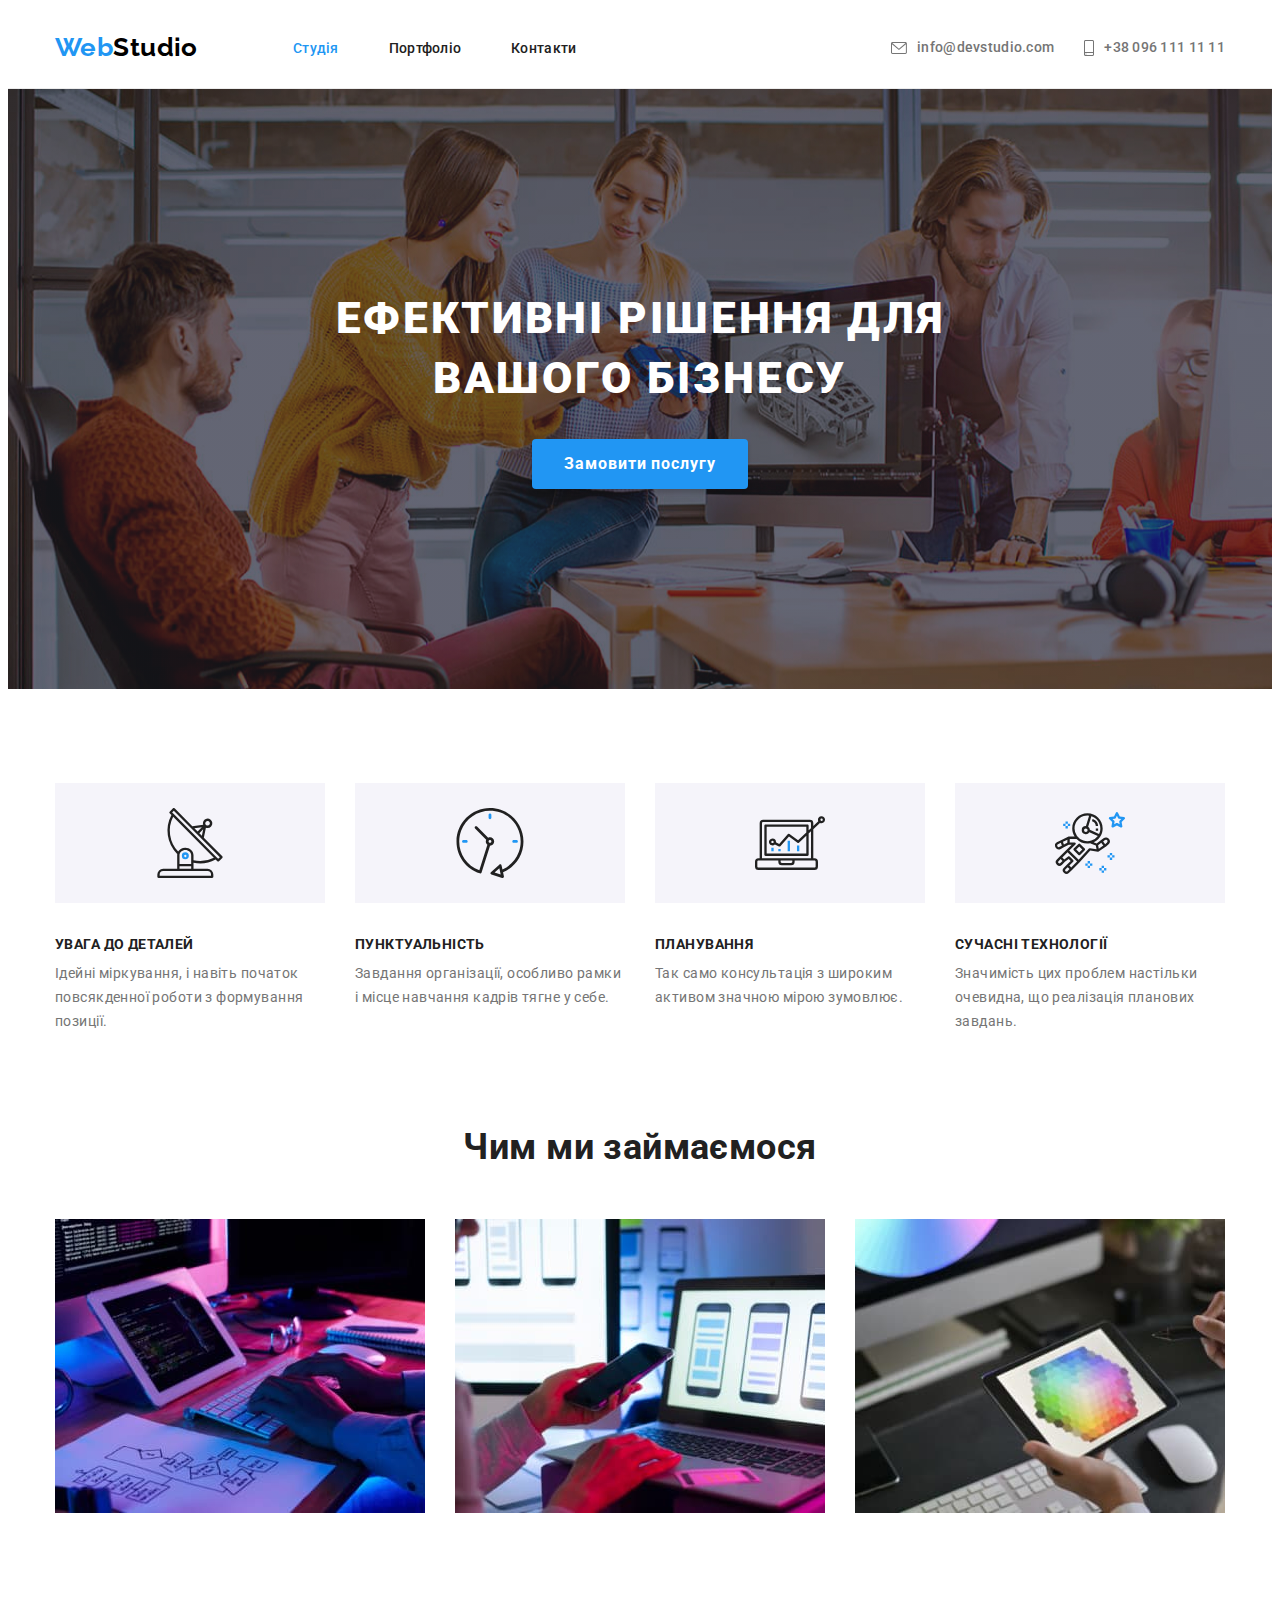
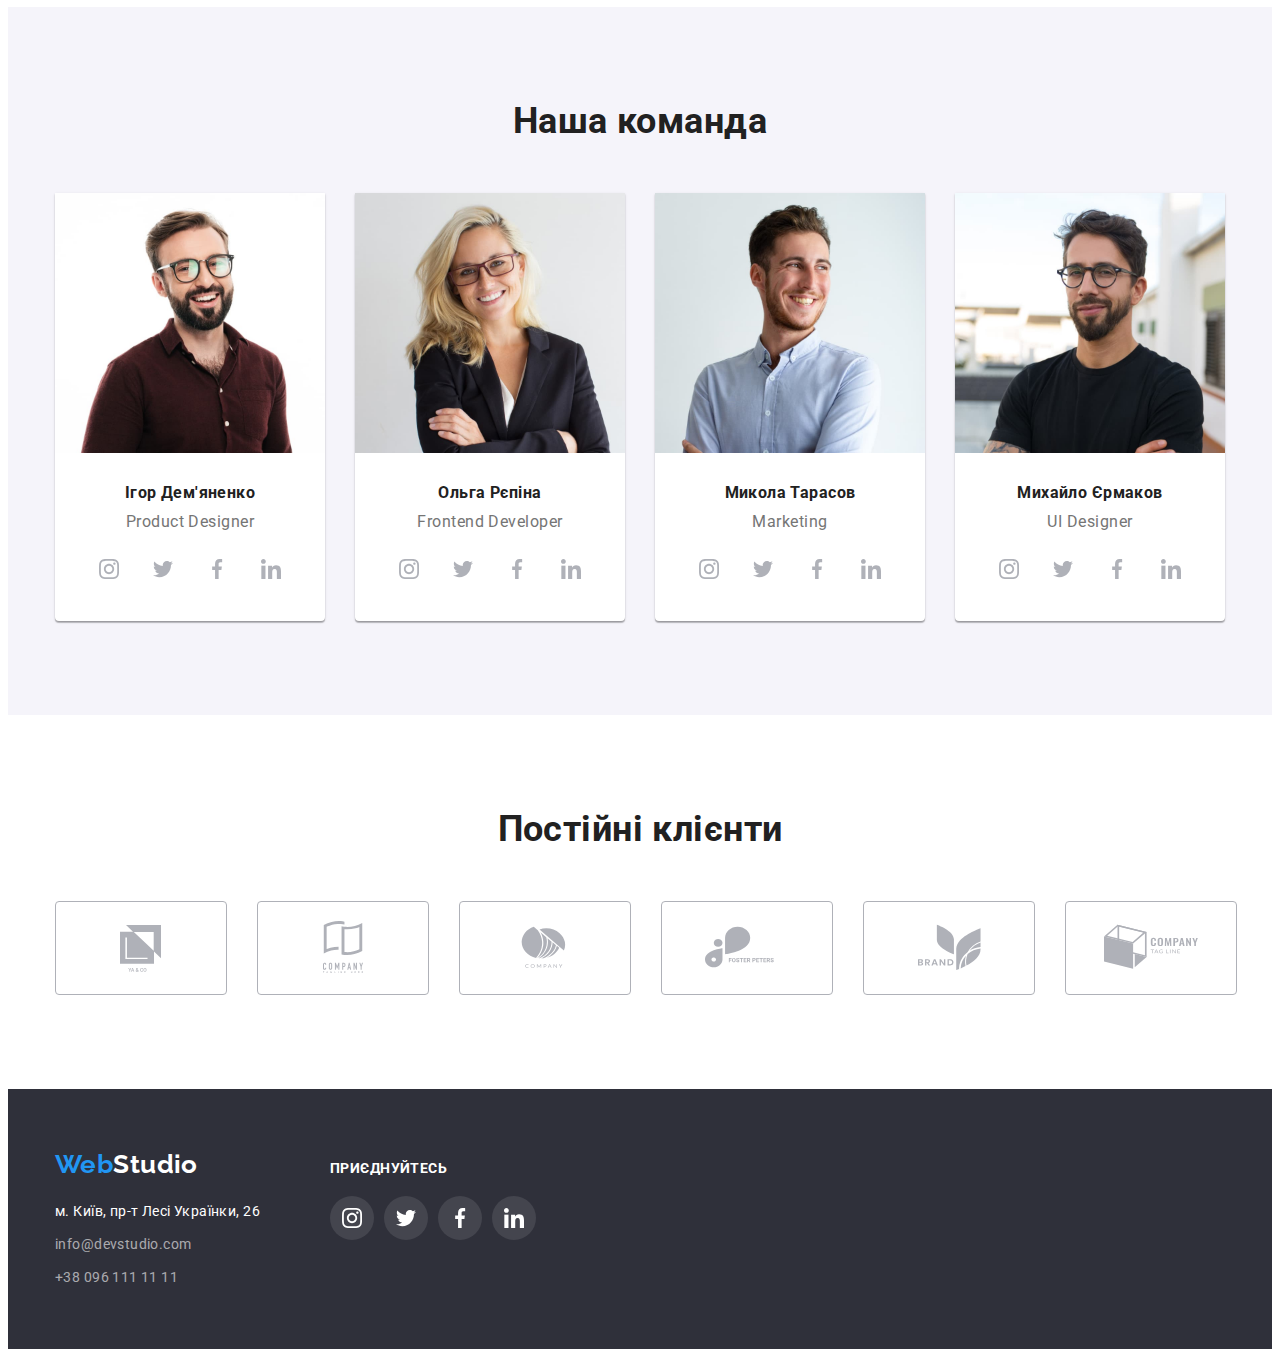
<file: index.html>
<!DOCTYPE html>
<html lang="uk">
  <head>
    <meta charset="UTF-8" />
    <meta http-equiv="X-UA-Compatible" content="IE=edge" />
    <meta
      name="viewport"
      content="width=device-width, initial-scale=1.0"
    />
    <link rel="stylesheet" href="./css/styles.css" />
    <link
      rel="stylesheet"
      href="https://cdnjs.cloudflare.com/ajax/libs/modern-normalize/1.1.0/modern-normalize.min.css"
      integrity="sha512-wpPYUAdjBVSE4KJnH1VR1HeZfpl1ub8YT/NKx4PuQ5NmX2tKuGu6U/JRp5y+Y8XG2tV+wKQpNHVUX03MfMFn9Q=="
      crossorigin="anonymous"
      referrerpolicy="no-referrer"
    />
    <link
      href="https://fonts.googleapis.com/css2?family=Raleway:wght@700&family=Roboto:wght@400;500;700;900&display=swap"
      rel="stylesheet"
    />
    <title>WebStudio</title>
  </head>
  <body id="body">
    <!-- header -->
    <header>
      <div class="content-container content-display header-container">
        <div class="top-container">
          <a href="./index.html" class="icon-link top-icon"
            ><span class="half-icon">Web</span
            ><span class="second-half-top">Studio</span></a
          >
          <nav>
            <ul
              class="list-string list top-list navigation"
            >
              <li>
                <a
                  href="./index.html"
                  class="link-aktive link navigation-style"
                  >Студія</a
                >
              </li>
              <li>
                <a
                  href="./portfolio.html"
                  class="link navigation-style"
                  >Портфоліо</a
                >
              </li>
              <li>
                <a href="#" class="navigation-style link"
                  >Контакти</a
                >
              </li>
            </ul>
          </nav>
        </div>
        <div class="top-container">
          <ul class="list-string list top-list contacts">
            <li>
              <a
                href="mailto:info@devstudio.com"
                class="contact-top link"
              >
                <svg
                  class="contact-icon"
                  width="16px"
                  height="12px"
                >
                  <use
                    href="./imiges/symbol-defs.svg#icon-envelope"
                  ></use>
                </svg>
                <span>info@devstudio.com</span></a
              >
            </li>
            <li>
              <a
                href="tel:+380961111111"
                class="contact-top link top-phone"
              >
                <svg
                  class="contact-icon"
                  width="10px"
                  height="16px"
                >
                  <use
                    href="./imiges/symbol-defs.svg#icon-smartphone"
                  ></use>
                </svg>
                <span>+38 096 111 11 11</span></a
              >
            </li>
          </ul>
        </div>
      </div>
    </header>
    <!-- hero -->
    <main>
      <section class="product">
        <div class="content-container">
          <h1 class="product-advertising">
            Ефективні рішення для вашого бізнесу
          </h1>
          <button type="button" class="sell">
            Замовити послугу
          </button>
        </div>
      </section>
      <!-- about -->
      <section class="section">
        <div class="content-container">
          <h2 class="visually-hidden">
            цей тег потрібно буде приховати
          </h2>
          <ul class="list-string list">
            <li class="benefits">
              <h3 class="benefits-name">
                УВАГА ДО ДЕТАЛЕЙ
              </h3>
              <p class="explanation">
                Ідейні міркування, i навіть початок<br />
                повсякденної роботи з формування<br />
                позиції.
              </p>
            </li>
            <li class="benefits">
              <h3 class="benefits-name">ПУНКТУАЛЬНІСТЬ</h3>
              <p class="explanation">
                Завдання організації, особливо рамки<br />
                i місце навчання кадрів тягне у себе.
              </p>
            </li>
            <li class="benefits">
              <h3 class="benefits-name">ПЛАНУВАННЯ</h3>
              <p class="explanation">
                Так само консультація з широким<br />
                активом значною мірою зумовлює.
              </p>
            </li>
            <li class="benefits">
              <h3 class="benefits-name">
                СУЧАСНІ ТЕХНОЛОГІЇ
              </h3>
              <p class="explanation">
                Значимість цих проблем настільки<br />
                очевидна, що реалізація планових<br />
                завдань.
              </p>
            </li>
          </ul>
        </div>
      </section>
      <section class="about">
        <div class="content-container">
          <h2 class="micro-header">Чим ми займаємося</h2>
          <ul class="list-string list list-photo-do">
            <li>
              <img
                src="./imiges/coding_for_computer.jpg"
                alt="написання кода для компьютера"
                width="370"
              />
            </li>
            <li>
              <img
                src="./imiges/coding_for_phone.jpg"
                alt="написання кода для телефона"
                width="370"
              />
            </li>
            <li>
              <img
                src="./imiges/coding_for_tablet.jpg"
                alt="написання кода для планшетів"
                width="370"
              />
            </li>
          </ul>
        </div>
      </section>
      <!-- about-team -->
      <section class="team section">
        <div class="content-container">
          <h2 class="micro-header">Наша команда</h2>
          <ul class="list-string list list-photo-masters">
            <li>
              <img
                src="./imiges/igor.jpg"
                alt="фото Ігор Дем'яненко"
                width="270"
              />
              <div class="employee-position">
                <h3>Ігор Дем'яненко</h3>
                <p>Product Designer</p>
                <ul class="list network-list">
                  <li>
                    <a href="#" class="link network-link">
                      <svg class="social-networks">
                        <use
                          href="./imiges/symbol-defs.svg#icon-instagram"
                        ></use>
                      </svg>
                    </a>
                  </li>
                  <li>
                    <a href="#" class="link network-link">
                      <svg class="social-networks">
                        <use
                          href="./imiges/symbol-defs.svg#icon-twitter"
                        ></use>
                      </svg>
                    </a>
                  </li>
                  <li>
                    <a href="#" class="link network-link">
                      <svg class="social-networks">
                        <use
                          href="./imiges/symbol-defs.svg#icon-facebook"
                        ></use>
                      </svg>
                    </a>
                  </li>
                  <li>
                    <a href="#" class="link network-link">
                      <svg class="social-networks">
                        <use
                          href="./imiges/symbol-defs.svg#icon-linkedin"
                        ></use>
                      </svg>
                    </a>
                  </li>
                </ul>
              </div>
            </li>
            <li>
              <img
                src="./imiges/olga.jpg"
                alt="фото Ольга Рєпіна"
                width="270"
              />
              <div class="employee-position">
                <h3>Ольга Рєпіна</h3>
                <p>Frontend Developer</p>
                <ul class="list network-list">
                  <li>
                    <a href="#" class="link network-link">
                      <svg class="social-networks">
                        <use
                          href="./imiges/symbol-defs.svg#icon-instagram"
                        ></use>
                      </svg>
                    </a>
                  </li>
                  <li>
                    <a href="#" class="link network-link">
                      <svg class="social-networks">
                        <use
                          href="./imiges/symbol-defs.svg#icon-twitter"
                        ></use>
                      </svg>
                    </a>
                  </li>
                  <li>
                    <a href="#" class="link network-link">
                      <svg class="social-networks">
                        <use
                          href="./imiges/symbol-defs.svg#icon-facebook"
                        ></use>
                      </svg>
                    </a>
                  </li>
                  <li>
                    <a href="#" class="link network-link">
                      <svg class="social-networks">
                        <use
                          href="./imiges/symbol-defs.svg#icon-linkedin"
                        ></use>
                      </svg>
                    </a>
                  </li>
                </ul>
              </div>
            </li>
            <li>
              <img
                src="./imiges/mukola.jpg"
                alt="фото Микола Тарасов"
                width="270"
              />
              <div class="employee-position">
                <h3>Микола Тарасов</h3>
                <p>Marketing</p>
                <ul class="list network-list">
                  <li>
                    <a href="#" class="link network-link">
                      <svg class="social-networks">
                        <use
                          href="./imiges/symbol-defs.svg#icon-instagram"
                        ></use>
                      </svg>
                    </a>
                  </li>
                  <li>
                    <a href="#" class="link network-link">
                      <svg class="social-networks">
                        <use
                          href="./imiges/symbol-defs.svg#icon-twitter"
                        ></use>
                      </svg>
                    </a>
                  </li>
                  <li>
                    <a href="#" class="link network-link">
                      <svg class="social-networks">
                        <use
                          href="./imiges/symbol-defs.svg#icon-facebook"
                        ></use>
                      </svg>
                    </a>
                  </li>
                  <li>
                    <a href="#" class="link network-link">
                      <svg class="social-networks">
                        <use
                          href="./imiges/symbol-defs.svg#icon-linkedin"
                        ></use>
                      </svg>
                    </a>
                  </li>
                </ul>
              </div>
            </li>
            <li>
              <img
                src="./imiges/muhail.jpg"
                alt="фото Михайло Єрмаков"
                width="270"
              />
              <div class="employee-position">
                <h3>Михайло Єрмаков</h3>
                <p>UI Designer</p>
                <ul class="list network-list">
                  <li>
                    <a href="#" class="link network-link">
                      <svg class="social-networks">
                        <use
                          href="./imiges/symbol-defs.svg#icon-instagram"
                        ></use>
                      </svg>
                    </a>
                  </li>
                  <li>
                    <a href="#" class="link network-link">
                      <svg class="social-networks">
                        <use
                          href="./imiges/symbol-defs.svg#icon-twitter"
                        ></use>
                      </svg>
                    </a>
                  </li>
                  <li>
                    <a href="#" class="link network-link">
                      <svg class="social-networks">
                        <use
                          href="./imiges/symbol-defs.svg#icon-facebook"
                        ></use>
                      </svg>
                    </a>
                  </li>
                  <li>
                    <a href="#" class="link network-link">
                      <svg class="social-networks">
                        <use
                          href="./imiges/symbol-defs.svg#icon-linkedin"
                        ></use>
                      </svg>
                    </a>
                  </li>
                </ul>
              </div>
            </li>
          </ul>
        </div>
      </section>
      <section class="section">
        <div class="content-container">
          <h2 class="micro-header">Постійні клієнти</h2>
          <ul class="company-list list">
            <li>
              <a href="#" class="company-link link">
                <svg
                  class="companys"
                  width="106"
                  height="60"
                >
                  <use
                    href="./imiges/symbol-defs.svg#icon-yaco"
                  ></use>
                </svg>
              </a>
            </li>
            <li>
              <a href="#" class="company-link link">
                <svg
                  class="companys"
                  width="106"
                  height="60"
                >
                  <use
                    href="./imiges/symbol-defs.svg#icon-tagline-here"
                  ></use>
                </svg>
              </a>
            </li>
            <li>
              <a href="#" class="company-link link">
                <svg
                  class="companys"
                  width="106"
                  height="60"
                >
                  <use
                    href="./imiges/symbol-defs.svg#icon-company"
                  ></use>
                </svg>
              </a>
            </li>
            <li>
              <a href="#" class="company-link link">
                <svg
                  class="companys"
                  width="106"
                  height="60"
                >
                  <use
                    href="./imiges/symbol-defs.svg#icon-foster-peters"
                  ></use>
                </svg>
              </a>
            </li>
            <li>
              <a href="#" class="company-link link">
                <svg
                  class="companys"
                  width="106"
                  height="60"
                >
                  <use
                    href="./imiges/symbol-defs.svg#icon-brand"
                  ></use>
                </svg>
              </a>
            </li>
            <li>
              <a href="#" class="company-link link">
                <svg
                  class="companys"
                  wwidth="106"
                  height="60"
                >
                  <use
                    href="./imiges/symbol-defs.svg#icon-tag-line"
                  ></use>
                </svg>
              </a>
            </li>
          </ul>
        </div>
      </section>
    </main>
    <!-- footer -->
    <footer>
      <div class="content-container content-display footer-container">
        <div>
          <a href="./index.html" class="icon-link"
            ><span class="half-icon">Web</span
            ><span class="second-half-bottom"
              >Studio</span
            ></a
          >
          <address>
            <ul class="list addres-list">
              <li class="addres-item">
                <a
                  href="https://goo.gl/maps/ePnTD5v6CN75cSG8A"
                  target="_blank"
                  rel="noopener noreferrer nofollow"
                  class="adres-link link"
                  >м. Київ, пр-т Лесі Українки, 26</a
                >
              </li>
              <li class="addres-item">
                <a
                  href="mailto:info@devstudio.com"
                  class="contact-link-bottom link"
                  >info@devstudio.com</a
                >
              </li>
              <li class="addres-item">
                <a
                  href="tel:+380961111111"
                  class="contact-link-bottom link"
                  >+38 096 111 11 11</a
                >
              </li>
            </ul>
          </address>
        </div>
        <div class="join-in-container">
          <h2 class="join">приєднуйтесь</h2>
          <ul class="list join-list">
            <li>
              <a href="#" class="join-link">
                <svg class="join-icon">
                  <use
                    href="./imiges/symbol-defs.svg#icon-instagram"
                  ></use>
                </svg>
              </a>
            </li>
            <li>
              <a href="#" class="join-link">
                <svg class="join-icon">
                  <use
                    href="./imiges/symbol-defs.svg#icon-twitter"
                  ></use>
                </svg>
              </a>
            </li>
            <li>
              <a href="#" class="join-link">
                <svg class="join-icon">
                  <use
                    href="./imiges/symbol-defs.svg#icon-facebook"
                  ></use>
                </svg>
              </a>
            </li>
            <li>
              <a href="#" class="join-link">
                <svg class="join-icon">
                  <use
                    href="./imiges/symbol-defs.svg#icon-linkedin"
                  ></use>
                </svg>
              </a>
            </li>
          </ul>
        </div>
      </div>
    </footer>
  </body>
</html>
</file>
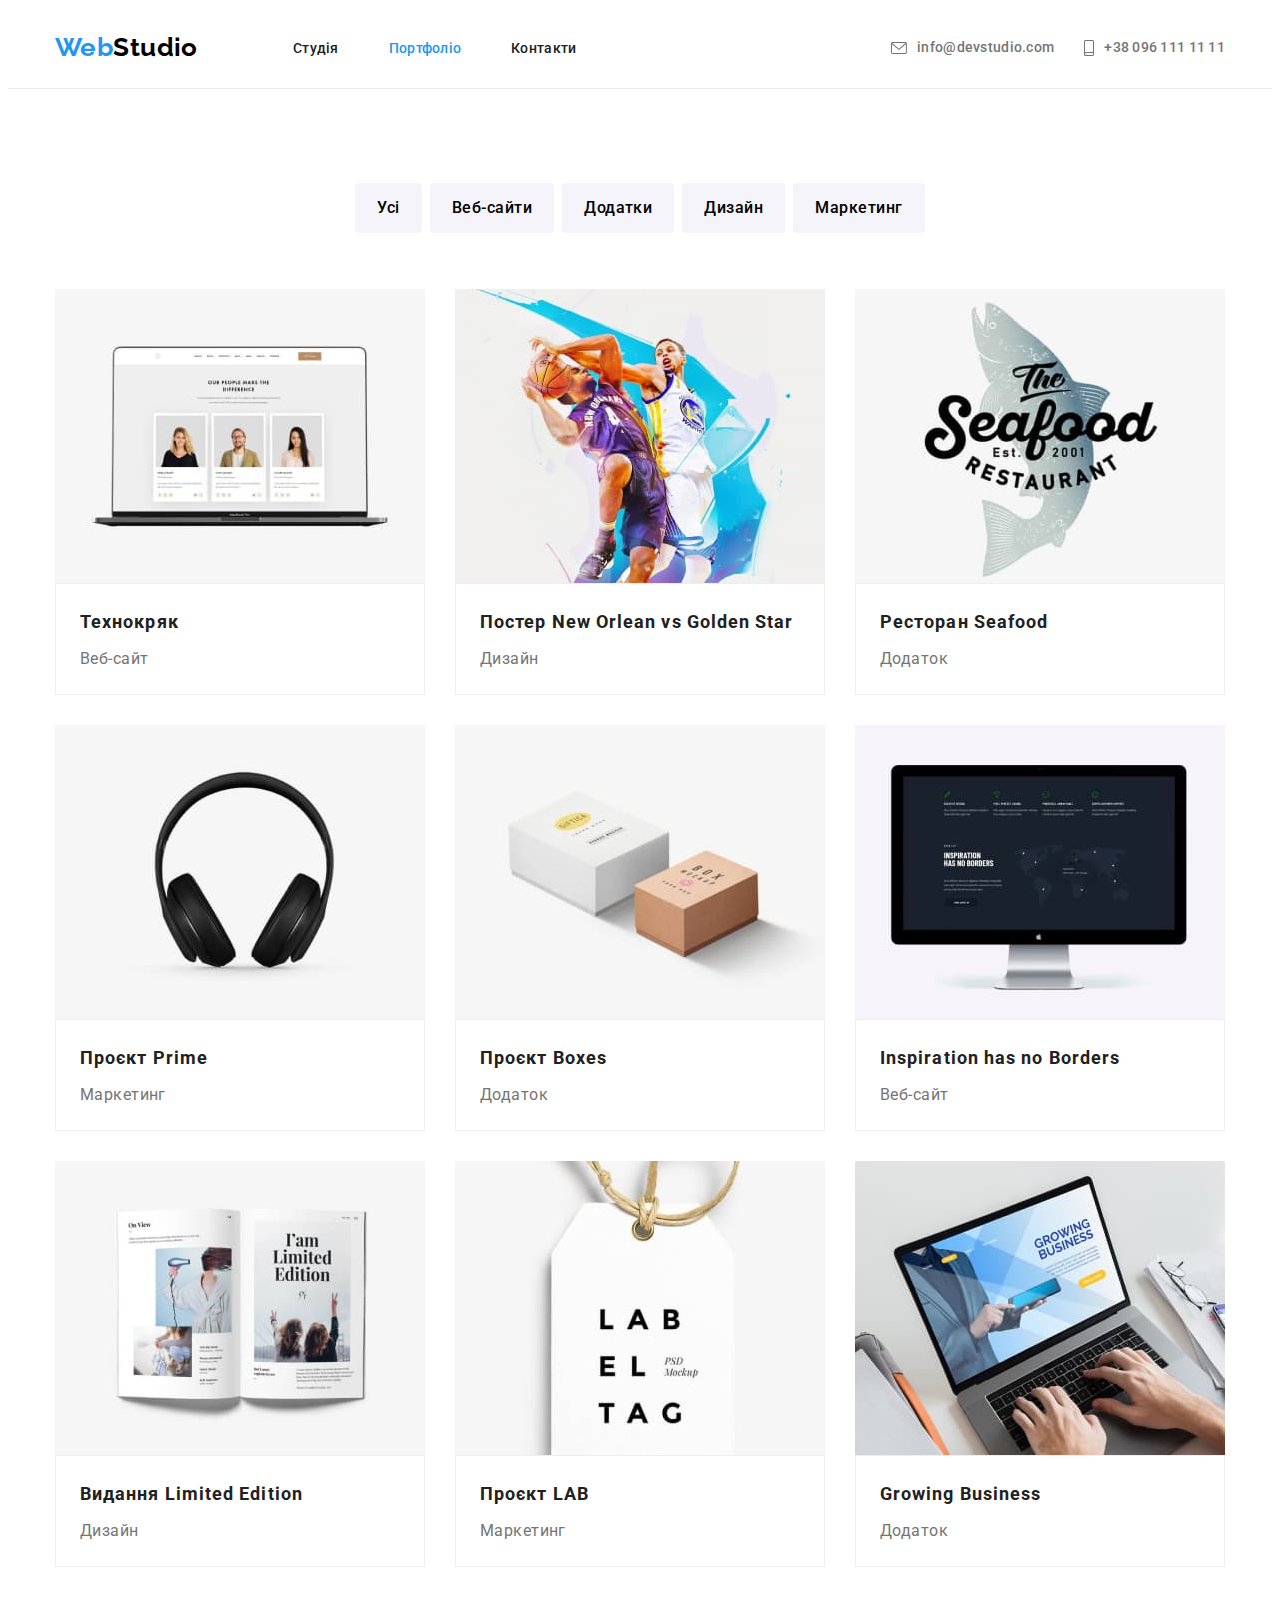
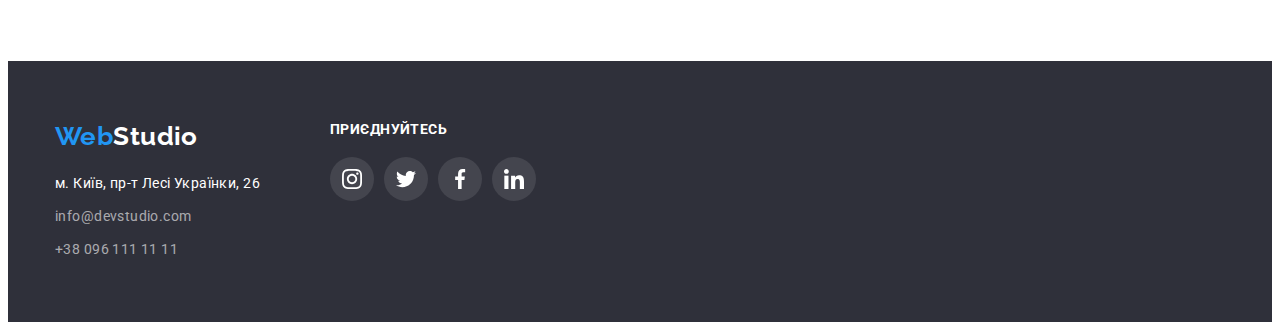
<file: portfolio.html>
<!DOCTYPE html>
<html lang="uk">
  <head>
    <meta charset="UTF-8" />
    <meta http-equiv="X-UA-Compatible" content="IE=edge" />
    <meta
      name="viewport"
      content="width=device-width, initial-scale=1.0"
    />
    <link rel="stylesheet" href="./css/styles.css" />
    <link
      rel="stylesheet"
      href="https://cdnjs.cloudflare.com/ajax/libs/modern-normalize/1.1.0/modern-normalize.min.css"
      integrity="sha512-wpPYUAdjBVSE4KJnH1VR1HeZfpl1ub8YT/NKx4PuQ5NmX2tKuGu6U/JRp5y+Y8XG2tV+wKQpNHVUX03MfMFn9Q=="
      crossorigin="anonymous"
      referrerpolicy="no-referrer"
    />
    <link
      href="https://fonts.googleapis.com/css2?family=Raleway:wght@700&family=Roboto:wght@400;500;700;900&display=swap"
      rel="stylesheet"
    />
    <title>Портфоліо</title>
  </head>
  <body id="body">
    <!-- header -->
    <header>
      <div class="content-container content-display header-container">
        <div class="top-container">
          <a href="./index.html" class="icon-link top-icon"
            ><span class="half-icon">Web</span
            ><span class="second-half-top">Studio</span></a
          >
          <nav>
            <ul
              class="list-string list top-list navigation"
            >
              <li>
                <a
                  href="./index.html"
                  class="link navigation-style"
                  >Студія</a
                >
              </li>
              <li>
                <a
                  href="./portfolio.html"
                  class="link-aktive link navigation-style"
                  >Портфоліо</a
                >
              </li>
              <li>
                <a href="#" class="navigation-style link"
                  >Контакти</a
                >
              </li>
            </ul>
          </nav>
        </div>
        <div class="top-container">
          <ul class="list-string list top-list contacts">
            <li>
              <a
                href="mailto:info@devstudio.com"
                class="contact-top link"
              >
                <svg
                  class="contact-icon"
                  width="16px"
                  height="12px"
                >
                  <use
                    href="./imiges/symbol-defs.svg#icon-envelope"
                  ></use>
                </svg>
                <span>info@devstudio.com</span></a
              >
            </li>
            <li>
              <a
                href="tel:+380961111111"
                class="contact-top link top-phone"
              >
                <svg
                  class="contact-icon"
                  width="10px"
                  height="16px"
                >
                  <use
                    href="./imiges/symbol-defs.svg#icon-smartphone"
                  ></use>
                </svg>
                <span>+38 096 111 11 11</span></a
              >
            </li>
          </ul>
        </div>
      </div>
    </header>
    <!-- hero -->
    <main>
      <section class="section">
        <div class="content-container">
          <h1 class="visually-hidden">приклади робот</h1>
          <ul class="list list-sorting">
            <li>
              <button type="button" class="sorting-button">
                Усі
              </button>
            </li>
            <li>
              <button type="button" class="sorting-button">
                Веб-сайти
              </button>
            </li>
            <li>
              <button type="button" class="sorting-button">
                Додатки
              </button>
            </li>
            <li>
              <button type="button" class="sorting-button">
                Дизайн
              </button>
            </li>
            <li>
              <button type="button" class="sorting-button">
                Маркетинг
              </button>
            </li>
          </ul>
          <ul class="list list-examples">
            <li>
              <a href="#" class="link-example">
                <img
                  src="./imiges/tehnokrack.jpg"
                  alt="сайт для технокряк"
                  width="370"
                />
                <div class="example-description">
                  <h2 class="name-example">Технокряк</h2>
                  <p class="type-example">Веб-сайт</p>
                </div></a
              >
            </li>
            <li>
              <a href="#" class="link-example">
                <img
                  src="./imiges/poster.jpg"
                  alt="басктболісти на постері"
                  width="370"
                />
                <div class="example-description">
                  <h2 class="name-example">
                    Постер New Orlean vs Golden Star
                  </h2>
                  <p class="type-example">Дизайн</p>
                </div></a
              >
            </li>
            <li>
              <a href="#" class="link-example">
                <img
                  src="./imiges/seafood.jpg"
                  alt="логотип ресторана"
                  width="370"
                />
                <div class="example-description">
                  <h2 class="name-example">
                    Ресторан Seafood
                  </h2>
                  <p class="type-example">Додаток</p>
                </div></a
              >
            </li>
            <li>
              <a href="#" class="link-example">
                <img
                  src="./imiges/project-prime.jpg"
                  alt="навушники"
                  width="370"
                />
                <div class="example-description">
                  <h2 class="name-example">Проєкт Prime</h2>
                  <p class="type-example">Маркетинг</p>
                </div></a
              >
            </li>
            <li>
              <a href="#" class="link-example">
                <img
                  src="./imiges/project-box.jpg"
                  alt="коробки"
                  width="370"
                />
                <div class="example-description">
                  <h2 class="name-example">Проєкт Boxes</h2>
                  <p class="type-example">Додаток</p>
                </div></a
              >
            </li>
            <li>
              <a href="#" class="link-example">
                <img
                  src="./imiges/inspiration-has-no-borders.jpg"
                  alt="сайт"
                  width="370"
                />
                <div class="example-description">
                  <h2 class="name-example">
                    Inspiration has no Borders
                  </h2>
                  <p class="type-example">Веб-сайт</p>
                </div></a
              >
            </li>
            <li>
              <a href="#" class="link-example">
                <img
                  src="./imiges/limited-edition.jpg"
                  alt="зображення книги"
                  width="370"
                />
                <div class="example-description">
                  <h2 class="name-example">
                    Видання Limited Edition
                  </h2>
                  <p class="type-example">Дизайн</p>
                </div></a
              >
            </li>
            <li>
              <a href="#" class="link-example">
                <img
                  src="./imiges/project-lab.jpg"
                  alt="бірка"
                  width="370"
                />
                <div class="example-description">
                  <h2 class="name-example">Проєкт LAB</h2>
                  <p class="type-example">Маркетинг</p>
                </div></a
              >
            </li>
            <li>
              <a href="#" class="link-example">
                <img
                  src="./imiges/growing-business.jpg"
                  alt="сторінка додатку"
                  width="370"
                />
                <div class="example-description">
                  <h2 class="name-example">
                    Growing Business
                  </h2>
                  <p class="type-example">Додаток</p>
                </div></a
              >
            </li>
          </ul>
        </div>
      </section>
    </main>
    <!-- footer -->
    <footer>
      <div class="content-container content-display">
        <div>
        <a href="./index.html" class="icon-link"
          ><span class="half-icon">Web</span
          ><span class="second-half-bottom">Studio</span></a
        >
        <address>
          <ul class="list addres-list">
            <li class="addres-item">
              <a
                href="https://goo.gl/maps/ePnTD5v6CN75cSG8A"
                target="_blank"
                rel="noopener noreferrer nofollow"
                class="adres-link link"
                >м. Київ, пр-т Лесі Українки, 26</a
              >
            </li>
            <li class="addres-item">
              <a
                href="mailto:info@devstudio.com"
                class="contact-link-bottom link"
                >info@devstudio.com</a
              >
            </li>
            <li class="addres-item">
              <a
                href="tel:+380961111111"
                class="contact-link-bottom link"
                >+38 096 111 11 11</a
              >
            </li>
          </ul>
        </address>
      </div>
        <div class="join-in-container">
          <h2 class="join">приєднуйтесь</h2>
          <ul class="list join-list">
            <li>
              <a href="#" class="join-link">
                <svg class="join-icon">
                  <use href="./imiges/symbol-defs.svg#icon-instagram"></use>
                </svg>
              </a>
            </li>
            <li>
              <a href="#" class="join-link">
                <svg class="join-icon">
                  <use href="./imiges/symbol-defs.svg#icon-twitter"></use>
                </svg>
              </a>
            </li>
            <li>
              <a href="#" class="join-link">
                <svg class="join-icon">
                  <use href="./imiges/symbol-defs.svg#icon-facebook"></use>
                </svg>
              </a>
            </li>
            <li>
              <a href="#" class="join-link">
                <svg class="join-icon">
                  <use href="./imiges/symbol-defs.svg#icon-linkedin"></use>
                </svg>
              </a>
            </li>
          </ul>
        </div>
      </div>
    </footer>
  </body>
</html>
</file>
<file: css/styles.css>
:root {
  --sup-color: #757575;
  --revers-color: #ffffff;
  --main-color: #212121;
  --icon-color: #afb1b8;
  --hover-color: #2196f3;
}

/* * {
  outline: 3px solid blue ;
} */

button {
  border: none;
}

html {
  box-sizing: border-box;
}

*,
*::after,
*::before {
  box-sizing: inherit;
}

h1,
h2,
h3,
h4,
h5,
h6,
p {
  margin-top: 0;
  margin-bottom: 0;
}

img {
  display: block;
  max-width: 100%;
  height: auto;
}

#body {
  color: var(--main-color);
  font-family: Roboto, sans-serif;
  font-size: 14px;
  background-color: var(--revers-color);
  letter-spacing: 0.03em;
}

* {
  /* font-family: Roboto, Oxygen, Ubuntu, Cantarell, 'Open Sans', 'Helvetica Neue', sans-serif; */
}

/* header-footer */
header {
  border-bottom: 1px solid #ececec;
}

.content-container {
  width: 1200px;
  margin: 0 auto;
  padding: 0 15px;
}

.content-display {
  display: flex;
}

.list {
  list-style: none;
  margin: 0;
  padding: 0;
  box-sizing: content-box;
}

.icon-link,
.link,
.link-example {
  text-decoration: none;
  color: var(--main-color);
}

.link-aktive,
.link:hover,
.link:focus {
  color: var(--hover-color);
}

.navigation li + li {
  margin-left: 50px;
}

.navigation-style {
  font-weight: 500;
  font-size: 14px;
  line-height: 1.14;
  letter-spacing: 0.02em;
  padding-top: 32px;
  padding-bottom: 32px;
}

.top-phone {
  margin-left: 30px;
}

.header-container {
  justify-content: space-between;
  align-items: center;
}

.top-container {
  display: flex;
  align-items: center;
}

.contact-icon {
  margin-right: 10px;
  fill: currentColor;
}

.top-icon {
  padding-top: 24px;
  padding-bottom: 25px;
  margin-right: 93px;
  width: 145px;
}

address {
  font-style: normal;
  margin-top: 20px;
}

.adres-link {
  font-size: 14px;
  line-height: 1.71;

  color: var(--revers-color);
}

.addres-item + .addres-item {
  margin-top: 9px;
}

.contact-link-bottom {
  font-size: 14px;
  line-height: 1.71;

  color: rgba(255, 255, 255, 0.6);
}

.contact-top {
  display: flex;
  align-items: center;
  font-weight: 500;
  font-size: 14px;
  line-height: 1.14;
  letter-spacing: 0.02em;
  color: var(--sup-color);
  padding-top: 32px;
  padding-bottom: 32px;
}

.contact-top:hover,
.contact-top:focus {
  color: var(--hover-color);
}

.icon-link {
  font-family: "Raleway";
  font-weight: 700;
  font-size: 26px;
  line-height: 1.19;
}

.second-half-top {
  color: #000000;
}
.second-half-bottom {
  color: var(--revers-color);
}

.half-icon {
  color: #2196f3;
}

footer {
  background-color: #2f303a;
  padding-top: 60px;
  padding-bottom: 60px;
}

.footer-container {
  align-items: baseline;
}

.join {
  font-weight: 700;
  font-size: 14px;
  line-height: calc(16 / 14);
  letter-spacing: 0.03em;
  text-transform: uppercase;
  color: #ffffff;
}

.join-in-container {
  margin-left: 70px;
}

.join-list {
  display: flex;
  margin-top: 20px;
}

.join-list > li {
  width: 44px;
  height: 44px;
}

.join-list > li + li {
  margin-left: 10px;
}

.join-link {
  display: flex;
  justify-content: center;
  align-items: center;
  color: var(--revers-color);
  background-color: rgba(255, 255, 255, 0.1);
  border-radius: 100%;
  width: 100%;
  height: 100%;
}

.join-link:hover,
.join-link:focus {
  background-color: #2196f3;
}

.join-icon {
  width: 20px;
  height: 20px;
  fill: currentColor;
}

.product {
  background-color: #C4C4C4;
  background-image: linear-gradient(
      rgba(47, 48, 58, 0.4) 0% 100%
    ),
    url(../imiges/bacground-product.jpg),
    linear-gradient(#c4c4c4 0% 100%);
  max-width: 1600px;
  max-height: 600px;
  padding-top: 200px;
  padding-bottom: 200px;
}

.product-advertising {
  font-weight: 900;
  font-size: 44px;
  line-height: 1.36;
  text-align: center;
  letter-spacing: 0.06em;
  text-transform: uppercase;
  color: var(--revers-color);
  margin: 0 auto 30px;
  width: 696px;
}

.product > .content-container {
  text-align: center;
}

.sell {
  min-width: 216px;
  min-height: 50px;
  display: inline-flex;
  justify-content: center;
  background-color: #2196f3;
  box-shadow: 0px 4px 4px rgba(0, 0, 0, 0.15);
  border-radius: 4px;
  cursor: pointer;

  font-family: inherit;
  font-weight: 700;
  font-size: 16px;
  line-height: 1.87;
  align-items: center;
  text-align: center;
  letter-spacing: 0.06em;
  color: var(--revers-color);
}

.sell:hover,
.sell:focus {
  background-color: #188ce8;
}

.list-string {
  display: flex;
}

.benefits {
  width: 270px;
}

.benefits:nth-child(1) > .benefits-name::before {
  content: " ";
  display: inline-block;
  width: 270px;
  height: 120px;
  background-image: url(../imiges/benfit-antenna.svg),
    linear-gradient(#f5f4fa 0% 100%);
  object-fit: cover;
  background-position: center;
  background-repeat: no-repeat;
  margin-bottom: 30px;
}

.benefits:nth-child(2) > .benefits-name::before {
  content: " ";
  display: inline-block;
  width: 270px;
  height: 120px;
  background-image: url(../imiges/benfit-clock.svg),
    linear-gradient(#f5f4fa 0% 100%);
  background-repeat: no-repeat;
  object-fit: cover;
  background-position: center;
  margin-bottom: 30px;
}

.benefits:nth-child(3) > .benefits-name::before {
  content: " ";
  display: inline-block;
  width: 270px;
  height: 120px;
  background-image: url(../imiges/benfit-diagram.svg),
    linear-gradient(#f5f4fa 0% 100%);
  background-repeat: no-repeat;
  object-fit: cover;
  background-position: center;
  margin-bottom: 30px;
}

.benefits:nth-child(4) > .benefits-name::before {
  content: " ";
  display: inline-block;
  width: 270px;
  height: 120px;
  background-image: url(../imiges/benfit-astronaut.svg),
    linear-gradient(#f5f4fa 0% 100%);
  background-repeat: no-repeat;
  object-fit: cover;
  background-position: center;
  margin-bottom: 30px;
}

.explanation {
  font-size: 14px;
  line-height: 1.71;
  color: var(--sup-color);
}

.micro-header {
  font-weight: 700;
  font-size: 36px;
  line-height: 1.16;
  text-align: center;
}

.benefits-name {
  font-weight: 700;
  font-size: 14px;
  line-height: calc(16 / 14);
  text-transform: uppercase;
  margin-bottom: 10px;
}

.benefits:not(:last-child) {
  margin-right: 30px;
}
.list-photo-do > li:not(:last-child),
.list-photo-masters > li:not(:last-child) {
  margin-right: 30px;
}

.list-photo-do {
  margin-top: 50px;
}

.list-photo-masters {
  margin-top: 50px;
}

.list-photo-masters > li > h3 {
  font-weight: 500;
  font-size: 16px;
  line-height: 1.18;
  text-align: center;
}

.list-photo-masters > li > p {
  font-size: 16px;
  line-height: 1.18;
  text-align: center;

  color: var(--sup-color);
}

.list-photo-masters > li {
  background: var(--revers-color);
  box-shadow: 0px 1px 3px rgba(0, 0, 0, 0.12),
    0px 1px 1px rgba(0, 0, 0, 0.14),
    0px 2px 1px rgba(0, 0, 0, 0.2);
  border-radius: 0px 0px 4px 4px;
}

.team {
  background-color: #f5f4fa;
}

.employee-position {
  padding: 30px 32px;
}

.employee-position > h3 {
  text-align: center;
  margin-bottom: 10px;
}

.employee-position > p {
  font-weight: 400;
  font-size: 16px;
  line-height: calc(19 / 16);
  text-align: center;
  letter-spacing: 0.03em;
  color: var(--sup-color);
}

.network-list {
  display: flex;
  justify-content: space-between;
  margin-top: 16px;
}

.network-list > li {
  display: inherit;
  justify-content: center;
  align-items: center;
  width: 44px;
  height: 44px;
}

.network-link {
  width: 100%;
  height: 100%;
  display: inherit;
  justify-content: center;
  align-items: center;
  color: var(--icon-color);
}

.network-link:hover {
  color: var(--revers-color);
  background-color: var(--hover-color);
  border-radius: 100%;
}

.social-networks {
  width: 20px;
  height: 20px;
  fill: currentColor;
}

.section {
  padding: 94px 0;
}
.about {
  padding-bottom: 94px;
}

.company-list {
  display: flex;
  margin-top: 50px;
  justify-content: space-between;
  align-items: center;
}

.company-list > li + li {
  margin-left: 30px;
}

.company-link {
  display: flex;
  justify-content: center;
  align-items: center;
  width: 170px;
  height: 92px;
  color: #afb1b8;
  border: 1px solid #afb1b8;
  border-radius: 4px;
}

.company-link:hover,
.company-link:focus {
  color: #2196f3;
  border-color: #2196f3;
}

.companys {
  fill: currentColor;
}

/* portfolio */

.list-sorting {
  display: flex;
  align-content: center;
  justify-content: center;
  margin-bottom: 56px;
}

.list-sorting > li:not(:last-child) {
  margin-right: 8px;
}

.sorting-button {
  height: 38px;
  background-color: #f5f4fa;
  border-radius: 4px;
  padding: 6px 22px;

  font-weight: 500;
  font-size: 16px;
  line-height: 1.625;
  text-align: center;
  font-family: inherit;
  cursor: pointer;
  letter-spacing: 0.03em;
}

.sorting-button:hover,
.sorting-button:focus {
  height: 38px;
  background-color: #188ce8;
  box-shadow: 0px 3px 1px rgba(0, 0, 0, 0.1),
    0px 1px 2px rgba(0, 0, 0, 0.08),
    0px 2px 2px rgba(0, 0, 0, 0.12);
  border-radius: 4px;

  font-weight: 500;
  font-size: 16px;
  line-height: 1.625;
  text-align: center;
  color: var(--revers-color);
}

.list-examples {
  display: flex;
  flex-wrap: wrap;
  gap: 30px;
}

.list-examples > li {
  box-sizing: border-box;
  background: var(--revers-color);
}

.link-example {
 display: block;
}

.link-example:hover,
.link-example:focus {
  box-shadow: 0px 1px 1px rgba(0, 0, 0, 0.12), 0px 4px 4px rgba(0, 0, 0, 0.06), 1px 4px 6px rgba(0, 0, 0, 0.16);
}

.example-description {
  background: var(--revers-color);
  border: 1px solid #eeeeee;
  width: 370px;
  padding-top: 20px;
  padding-bottom: 20px;
  padding-left: 24px;
}

.name-example {
  display: block;
  font-weight: 700;
  font-size: 18px;
  line-height: 2;
  letter-spacing: 0.06em;
  margin-bottom: 4px;
}

.type-example {
  display: block;
  font-size: 16px;
  line-height: 1.875;

  color: var(--sup-color);
}

.visually-hidden {
  position: absolute;
  width: 1px;
  height: 1px;
  margin: -1px;
  border: 0;
  padding: 0;

  white-space: nowrap;
  clip-path: inset(100%);
  clip: rect(0 0 0 0);
  overflow: hidden;
}
</file>
